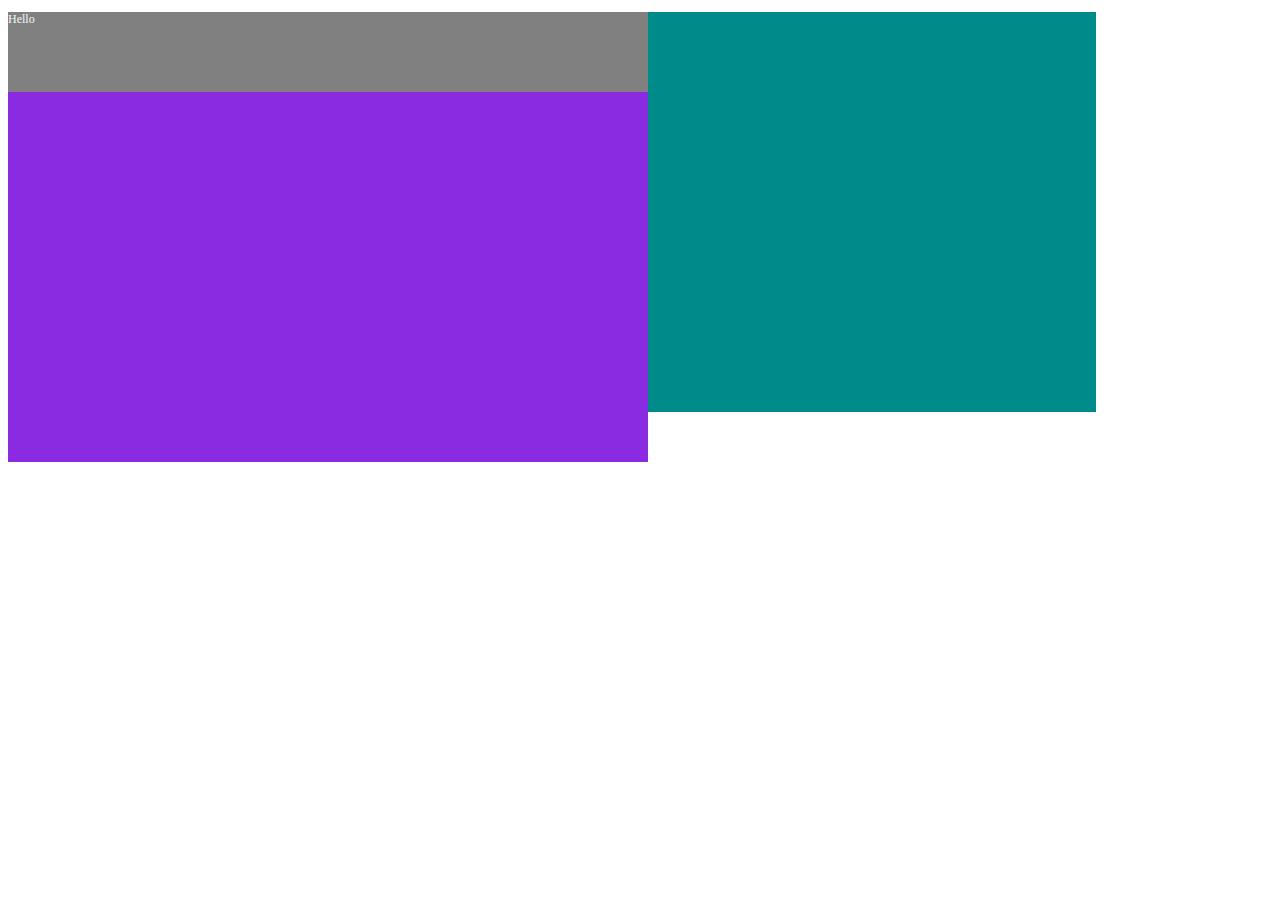
<file: Ders28.09.2022/izahDers/index.html>
<!DOCTYPE html>
<html lang="en">
<head>
    <meta charset="UTF-8">
    <meta http-equiv="X-UA-Compatible" content="IE=edge">
    <meta name="viewport" content="width=device-width, initial-scale=1.0">
    <title>Document</title>
    <link rel="stylesheet" href="style.css">
</head>
<body>
    <div class="container">
        <div class="inner">
                <p>Hello</p>
        </div>
    </div>
</body>
</html>
</file>
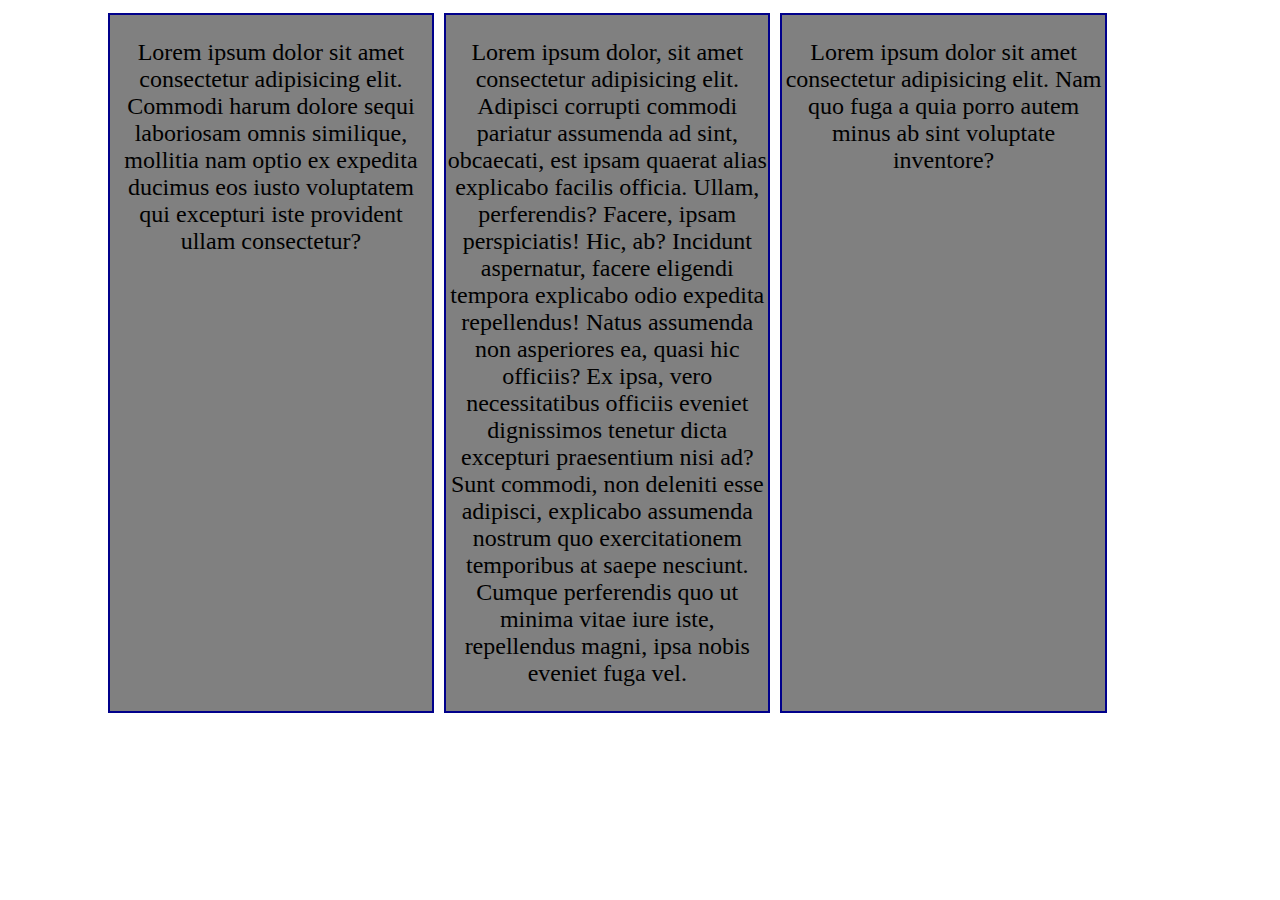
<file: Ders28.09.2022/izahDers2/index.html>
<!DOCTYPE html>
<html lang="en">
<head>
    <meta charset="UTF-8">
    <meta http-equiv="X-UA-Compatible" content="IE=edge">
    <meta name="viewport" content="width=device-width, initial-scale=1.0">
    <title>Document</title>
    <link rel="stylesheet" href="style.css">
</head>
<body>
    <div class="container">
        <div class="inner">
            <p>Lorem ipsum dolor sit amet consectetur adipisicing elit. Commodi harum dolore sequi laboriosam omnis similique, mollitia nam optio ex expedita ducimus eos iusto voluptatem qui excepturi iste provident ullam consectetur?</p>
        </div>
        <div class="inner">
            <p>Lorem ipsum dolor, sit amet consectetur adipisicing elit. Adipisci corrupti commodi pariatur assumenda ad sint, obcaecati, est ipsam quaerat alias explicabo facilis officia. Ullam, perferendis? Facere, ipsam perspiciatis! Hic, ab?
            Incidunt aspernatur, facere eligendi tempora explicabo odio expedita repellendus! Natus assumenda non asperiores ea, quasi hic officiis? Ex ipsa, vero necessitatibus officiis eveniet dignissimos tenetur dicta excepturi praesentium nisi ad?
            Sunt commodi, non deleniti esse adipisci, explicabo assumenda nostrum quo exercitationem temporibus at saepe nesciunt. Cumque perferendis quo ut minima vitae iure iste, repellendus magni, ipsa nobis eveniet fuga vel.</p>
        </div>
        <div class="inner">
            <p>Lorem ipsum dolor sit amet consectetur adipisicing elit. Nam quo fuga a quia porro autem minus ab sint voluptate inventore?</p>
        </div>
    </div>
</body>
</html>
</file>
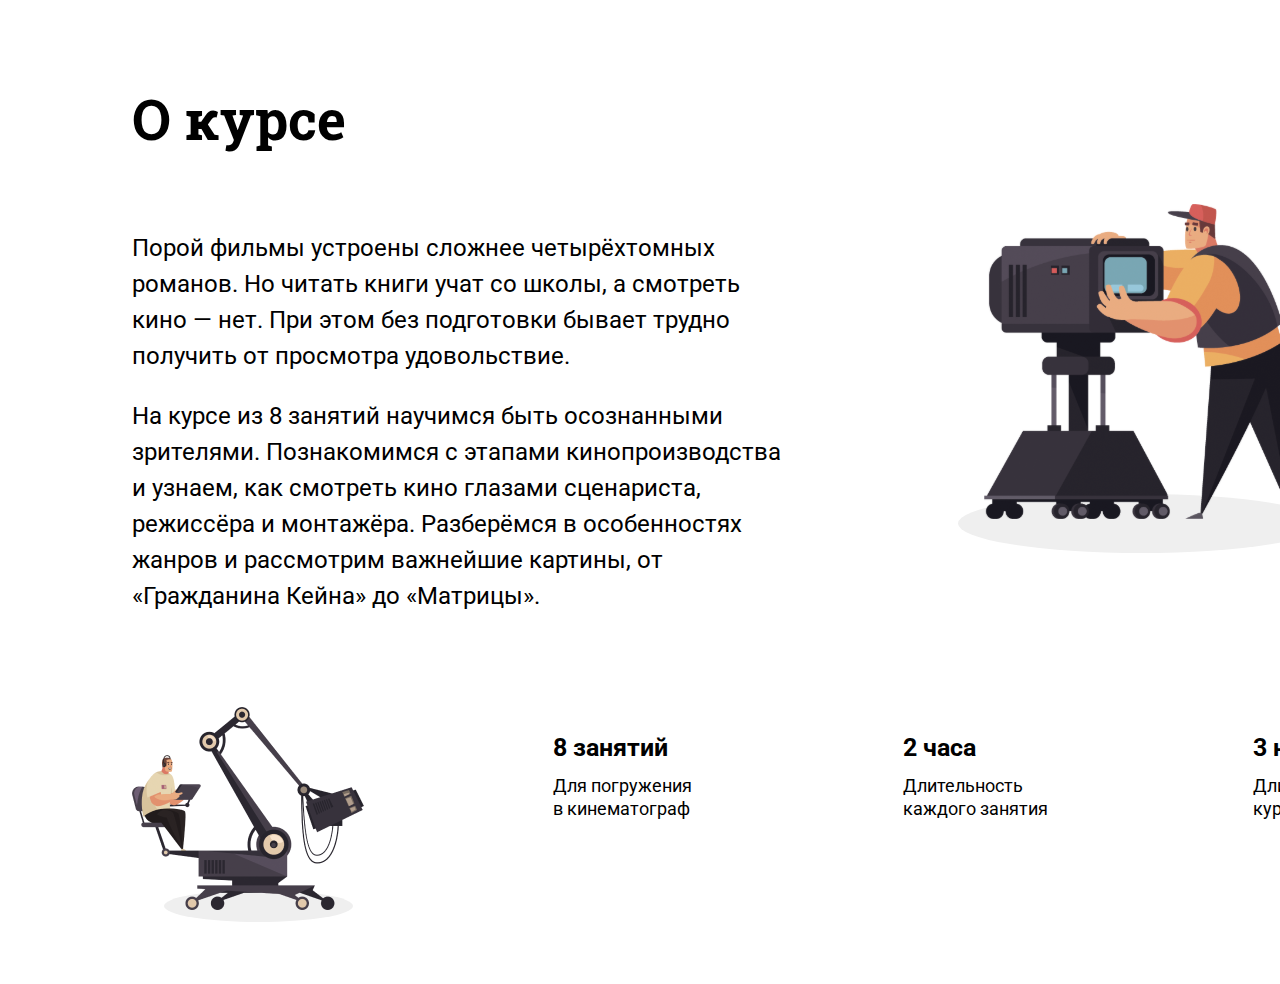
<file: Ders29.09.2022_FIGMA/FigmaDesktop/index.html>
<!DOCTYPE html>
<html lang="en">
<head>
    <meta charset="UTF-8">
    <meta http-equiv="X-UA-Compatible" content="IE=edge">
    <meta name="viewport" content="width=device-width, initial-scale=1.0">
    <link rel="stylesheet" href="style.css">
    <title>Document</title>
</head>
<body>
    <div>
        <h2>О курсе</h2>
    </div>
    <div class="maintext">
        <div class="paragraphs">
            <p>Порой фильмы устроены сложнее четырёхтомных романов. Но читать книги учат со школы, а смотреть кино — нет. При этом без подготовки бывает трудно получить от просмотра удовольствие.

            </p>
            <p> На курсе из 8 занятий научимся быть осознанными зрителями. Познакомимся с этапами кинопроизводства и узнаем, как смотреть кино глазами сценариста, режиссёра и монтажёра. Разберёмся в особенностях жанров и рассмотрим важнейшие картины, от «Гражданина Кейна» до «Матрицы».</p>
        </div>
        <div class="photocamera">
            <svg width="314" height="315" viewBox="0 0 314 315" fill="none"  xmlns="http://www.w3.org/2000/svg" xmlns:xlink="http://www.w3.org/1999/xlink">
                <rect width="314" height="315" fill="url(#pattern0)"/>
                <defs>
                <pattern id="pattern0" patternContentUnits="objectBoundingBox" width="1" height="1">
                <use xlink:href="#image0_1_51" transform="translate(0 -0.000275923) scale(0.00186916 0.00186323)"/>
                </pattern>
                <image id="image0_1_51" width="535" height="537" xlink:href="[data-uri]"/>
                </defs>
                </svg>
                    
        </div>
        <div class="ellipss">
            <svg width="366" height="59" viewBox="0 0 366 59" fill="none" xmlns="http://www.w3.org/2000/svg">
                <ellipse cx="183" cy="29.5" rx="183" ry="29.5" fill="#EFEFEF"/>
            </svg>
        </div>
    </div>
    <div class="altdivmain">
        <div class="photocamera2">
            <img src="photo1.png" alt="rejissor2">
        </div>
        <div class="ellipss2">
            <svg width="189" height="32" viewBox="0 0 189 32" fill="none" xmlns="http://www.w3.org/2000/svg">
                <ellipse cx="94.5" cy="16" rx="94.5" ry="16" fill="#EFEFEF"/>
                </svg>
                
        </div>
        <div class="paragraphs2">
            <div class="altdiv">
                <p class="alth2">8 занятий </p>
                <p class="altp">Для погружения
                    в кинематограф</p>
            </div>
            <div class="altdiv">
                <p class="alth2">2 часа</p>
                <p class="altp">Длительность
                    каждого занятия</p>
            </div>
            <div class="altdiv">
                <p class="alth2">3 недели</p>
                <p class="altp">Длительность
                    курса</p>
            </div>
            
        </div>
    </div>


</body>
</html>
</file>
<file: Ders28.09.2022/izahDers/style.css>
.container{
    width: 85vw;
    background-color: darkcyan;
    height: 400px;
}

.inner{
    background-color: blueviolet;
    height: 50vh;
    width: 50vw;
}

p{
    color: aliceblue;
    background-color: grey;
    font-size: 12px;
    height: 5rem;
}
</file>
<file: Ders28.09.2022/izahDers2/style.css>
.container{
    width: 85%;
    display: flex;
    margin: auto;
}

.inner{
    width: 30%;
    background-color: grey;
    border: 2px solid darkblue;
    margin: 5px;
}
p{
    font-size: 24px;
    text-align: center;
}

@media (max-width:960px){
    .container{
        display: block;
    }

    .inner{
        width: 90%;
        background-color: aqua;
    }
}
</file>
<file: Ders29.09.2022_FIGMA/FigmaDesktop/style.css>
@import url('https://fonts.googleapis.com/css2?family=Roboto+Slab:wght@100;200;300;400;500;600;700;800;900&display=swap');
@import url('https://fonts.googleapis.com/css2?family=Roboto:ital,wght@0,100;0,300;0,400;0,500;0,700;0,900;1,100;1,300;1,400;1,500;1,700;1,900&display=swap');


h2{

    width: 365px;
    height: 93px;
    margin-left: 124px;
    margin-top: 91px;

    font-family: 'Roboto Slab';
    font-style: normal;
    font-weight: 700;
    font-size: 55px;
    line-height: 101.38%;
}

.maintex{
    display: flex;
    align-items: flex-end;
}

.paragraphs{
    
    width: 662px;
    height: 374px;
    margin-left: 124px;

    font-family: 'Roboto';
    font-style: normal;
    font-weight: 400;
    font-size: 24px;
    line-height: 150%;

    
}
.photocamera{
    position: relative;
    width: 314px;
    height: 315px;
    margin-left: 976px;
    margin-top: -400px;

}

.ellipss{

   margin-left: 950px;
   margin-top: -25px;

  

}
.ellipss2{
    
    margin-left: -200px;
    margin-top: 333px;
 }
.photocamera2{
    position: relative;
    width: 232px;
    height: 203px;
    margin-left: 124px;
    margin-top: 150px;

}
.altdivmain{
    display: flex;
    padding-bottom: 50px;
}

.paragraphs2{ 
    display: flex;
    
}

.altdiv{
    

    width: 400px;
    font-size: 18px;
    line-height: 130%;
    font-family: 'Roboto';
    font-style: normal;
    font-weight: 400;
    margin-top: 150px;
    margin-right: -150px;
    margin-left: 100px;
    align-items: left;
}

.altp{
    margin-left: 100px;
    width: 150px;
    height: 39px;
    font-family: 'Roboto';
    font-style: normal;
    font-weight: 400;
    font-size: 18px;
    line-height: 130%;
    
}
.alth2{
    width: 150px;
    height: 39px;
    font-family: 'Roboto';
    font-style: normal;
    font-weight: 700;
    font-size: 25px;
    line-height: 130%;
    margin-left: 100px;
    margin-bottom: -15px;
    
    
    
}



@media (max-width: 830px) {
    /* stillər eni 830 px-ə qədər ekranlar üçün işləyəcək */
    h2{

    width: 365px;
    height: 93px;
    margin-left: 124px;
    margin-top: 91px;

    font-family: 'Roboto Slab';
    font-style: normal;
    font-weight: 700;
    font-size: 55px;
    line-height: 101.38%;
}

.maintex{
    display: flex;
    align-items: flex-end;
    margin: auto;
}

.paragraphs{
    
    width: 662px;
    height: 374px;
    margin-left: 124px;

    font-family: 'Roboto';
    font-style: normal;
    font-weight: 400;
    font-size: 24px;
    line-height: 150%;

    
}
.photocamera{
    position: relative;
    width: 314px;
    height: 315px;
    margin-left: 830px;
    margin-top: -400px;

}

.ellipss{

   margin-left: 830px;
   margin-top: -30px;

  

}
.ellipss2{
    width: 211.98px;
    height: 34.17px;
    margin-left: -200px;
    margin-top: 333px;
 }
 .photocamera2{
    display: none;
    position: relative;
    width: 232px;
    height: 203px;
    margin-left: 124px;
    margin-top: 150px;

}
.altdivmain{
    display: flex;
    padding-bottom: 50px;
    align-items: flex-start;
}

.paragraphs2{ 
    position: relative;
    display: flex;
    margin-left: -75px;
    
}

.altdiv{
    

    width: 400px;
    font-size: 18px;
    line-height: 130%;
    font-family: 'Roboto';
    font-style: normal;
    font-weight: 400;
    margin-top: 150px;
    margin-right: -250px;
    
    align-items: left;
}

.altp{
    

    height: 39px;
    font-family: 'Roboto';
    font-style: normal;
    font-weight: 400;
    font-size: 18px;
    line-height: 130%;
    
}
.alth2{
    
    height: 39px;
    font-family: 'Roboto';
    font-style: normal;
    font-weight: 700;
    font-size: 25px;
    line-height: 130%;
    margin-left: 100px;
    margin-bottom: -15px;
    
    
    
}

}


@media (max-width: 375px) {
    /* stillər eni 375 px-ə qədər ekranlar üçün işləyəcək */
    h2{

        width: 365px;
        height: 93px;
        margin-left: 124px;
        margin-top: 91px;
    
        font-family: 'Roboto Slab';
        font-style: normal;
        font-weight: 700;
        font-size: 32px;
        line-height: 101.38%;
    }
    

    .maintex{
        
        margin-right: 20px;
    
    }
    
    .paragraphs{
        
        width: 308.47px;
        height: 174.27px;
        margin-left: 124px;
    
        font-family: 'Roboto';
        font-style: normal;
        font-weight: 400;
        font-size: 24px;
        line-height: 150%;
    
        
    }
    .photocamera{
        position: relative;
        width: 170.55px;
        height: 160.29px;
        margin-top: 750px;
        margin-left: 90px;
    
    }
    
    .ellipss{
    
       margin-left: 90px;
       margin-top: 120px;
    
    }
    .ellipss2{
        width: 211.98px;
        height: 34.17px;
        margin-left: -200px;
        margin-top: 333px;
     }
     .photocamera2{
        display: none;
        position: relative;
        width: 232px;
        height: 203px;
        margin-left: 124px;
        margin-top: 150px;
        margin-bottom: -250px;
    
    }
    .altdivmain{
        display: block;
        align-items: flex-start;
        margin-bottom: -250px;
    }
    
    .paragraphs2{ 
        position: relative;
        display: flex;
        margin-left: -75px;
        flex-wrap: wrap;
        
    }
    
    .altdiv{
        
    
        width: 300px;
        font-size: 18px;
        line-height: 130%;
        font-family: 'Roboto';
        font-style: normal;
        font-weight: 400;
        margin-top: 10px;
        margin-right: -250px;
        
        align-items: left;
    }
    
    .altp{
        
    
        height: 39px;
        font-family: 'Roboto';
        font-style: normal;
        font-weight: 400;
        font-size: 18px;
        line-height: 130%;
        
    }
    .alth2{
        
        height: 39px;
        font-family: 'Roboto';
        font-style: normal;
        font-weight: 700;
        font-size: 25px;
        line-height: 130%;
        margin-left: 100px;
        margin-bottom: -15px;
        
        
        
    }
    
}
</file>
